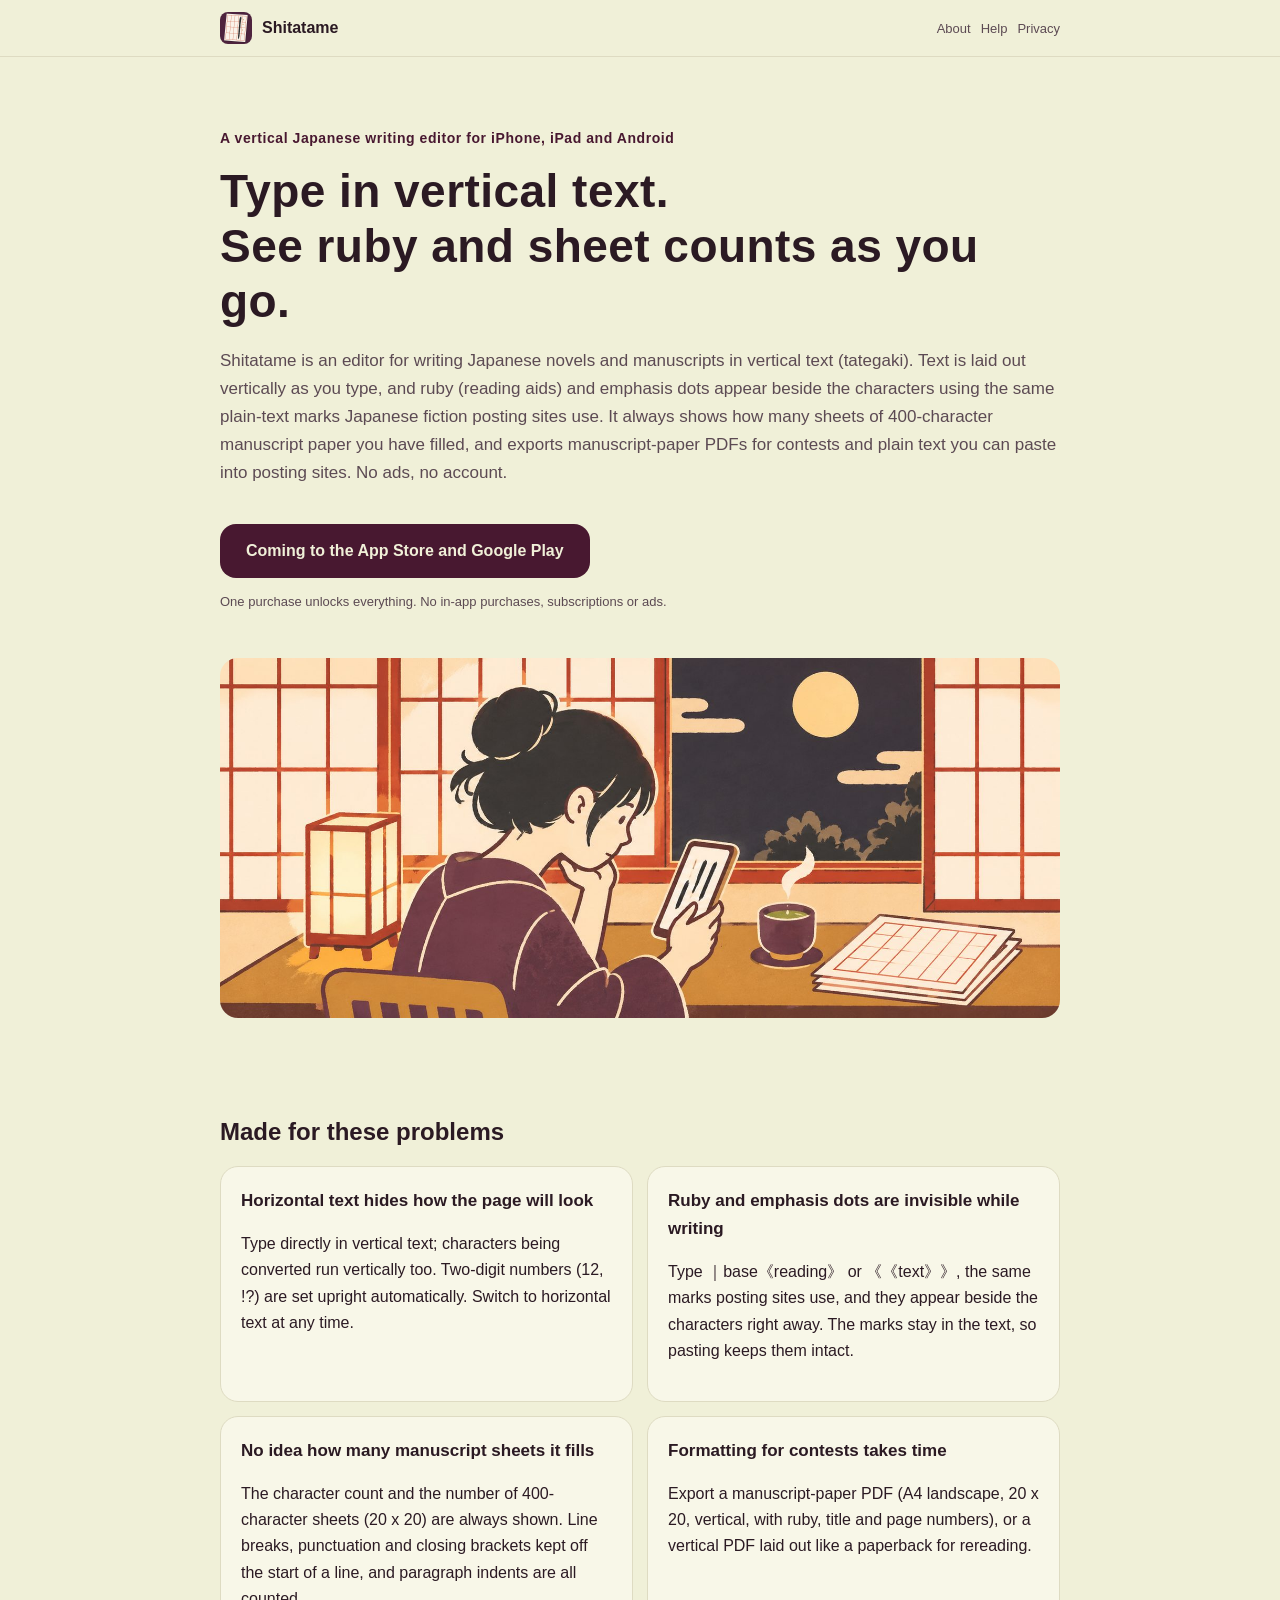
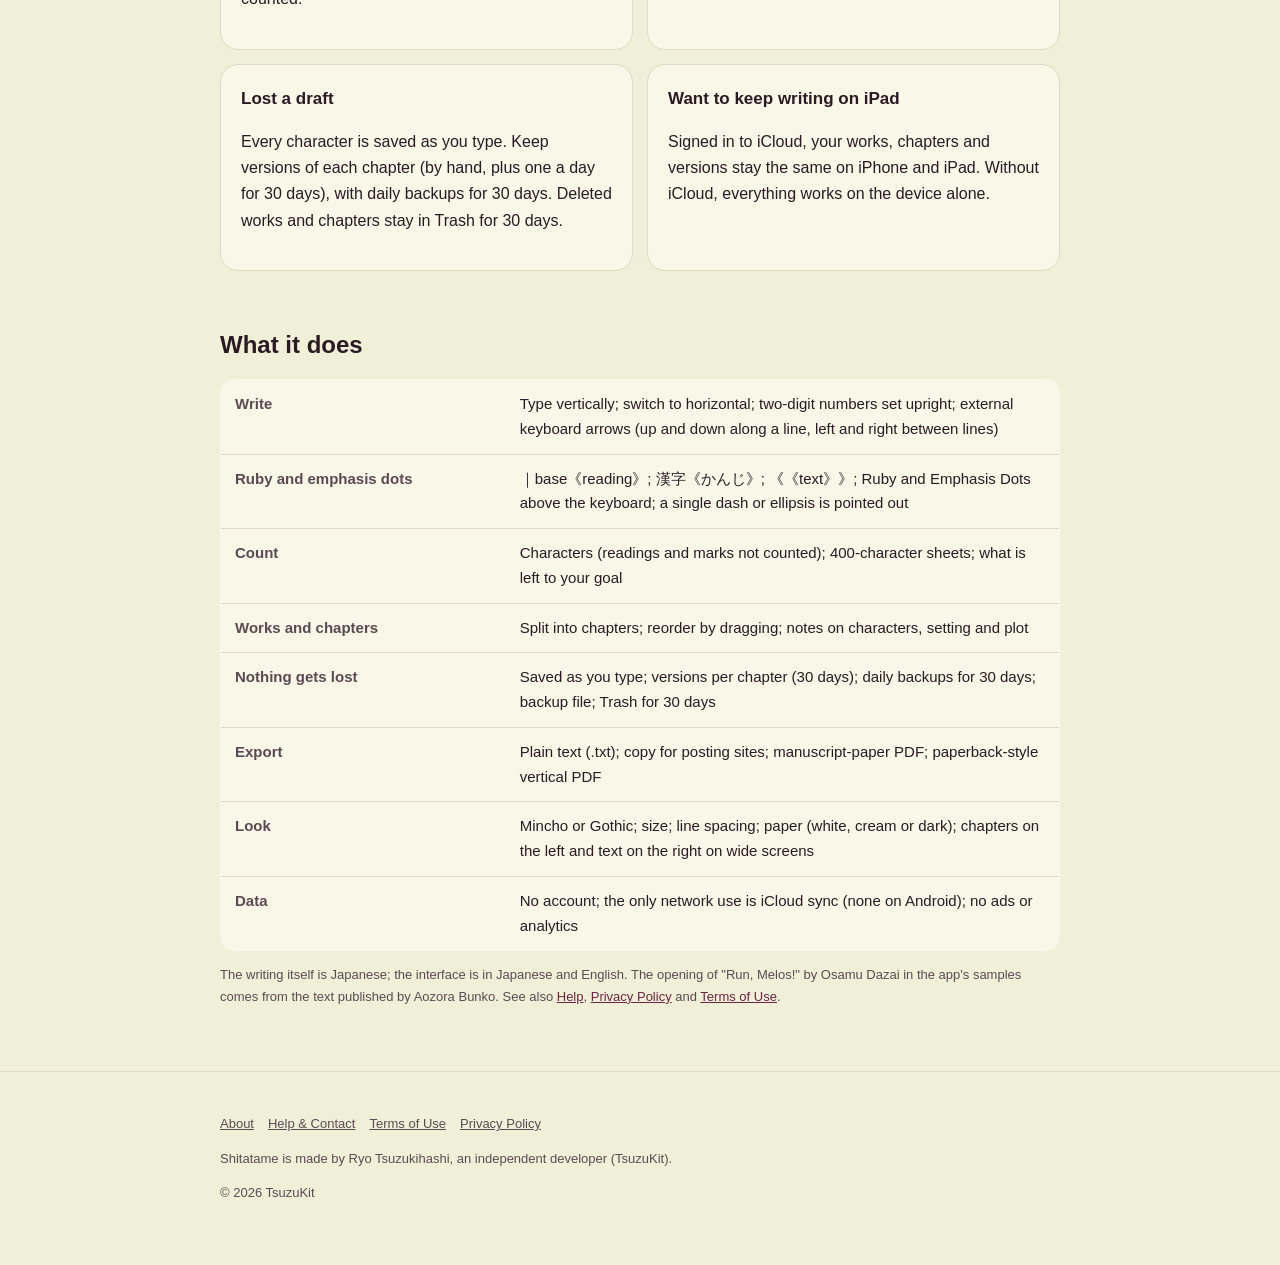
<file: index.html>
<!DOCTYPE html>
<html lang="ja" data-title-ja="したため｜縦書き小説エディタ・原稿用紙" data-title-en="Shitatame | Write Japanese novels in vertical text">
<head>
<meta charset="UTF-8">
<meta name="viewport" content="width=device-width, initial-scale=1">
<script>(function(){var l=navigator.languages&&navigator.languages.length?navigator.languages:[navigator.language||"ja"],p="en";for(var i=0;i<l.length;i++){var c=String(l[i]).toLowerCase();if(c.indexOf("ja")===0){p="ja";break}if(c.indexOf("en")===0){p="en";break}}var d=document.documentElement;d.lang=p;var t=d.getAttribute("data-title-"+p);if(t){document.title=t}})();</script>
<title>したため｜縦書き小説エディタ・原稿用紙</title>
<meta name="description" content="縦書きのまま小説・原稿を書くエディタ。ルビ・傍点がその場で字の横に乗り、400字詰めで何枚かがいつも分かる。原稿用紙のPDFと投稿サイト用のテキストで書き出せる。広告なし・アカウントなしの買い切り。 / Write Japanese novels in vertical text, with ruby and emphasis dots beside the characters as you type. See how many 400-character manuscript sheets you have filled, and export manuscript-paper PDFs and text for posting sites. No ads, no account.">
<meta property="og:title" content="したため｜縦書き小説エディタ・原稿用紙">
<meta property="og:description" content="縦書きのまま小説・原稿を書くエディタ。ルビ・傍点がその場で字の横に乗り、400字詰めで何枚かがいつも分かる。原稿用紙のPDFと投稿サイト用のテキストで書き出せる。広告なし・アカウントなしの買い切り。">
<meta property="og:type" content="website">
<meta property="og:url" content="https://shitatame.tsuzukit.com/">
<meta property="og:image" content="https://shitatame.tsuzukit.com/assets/og.jpg">
<link rel="icon" href="assets/icon.png">
<link rel="apple-touch-icon" href="assets/icon.png">
<link rel="stylesheet" href="style.css">
</head>
<body>
<div data-l="ja" lang="ja">
<header class="site"><div class="wrap">
<a class="brand" href="./"><img src="assets/icon.png" alt="" width="32" height="32">したため</a>
<nav class="site"><a href="./">紹介</a><a href="support.html">使い方</a><a href="privacy.html">プライバシー</a></nav>
</div></header>
<main class="wrap">
<section class="hero">
<div>
<p class="eyebrow">iPhone・iPad・Android の縦書き小説エディタ</p>
<h1>縦書きのまま打つ。<br>ルビも枚数も、その場で見える。</h1>
<p class="lead">小説・原稿を縦書きで書くエディタです。打つそばから縦に組み、ルビ・傍点も投稿サイトと同じ書き方のまま、その場で字の横に乗ります。いつでも400字詰めの原稿用紙で何枚かが分かり、公募用の原稿用紙の PDF と、投稿サイトにそのまま貼れるテキストで書き出せます。広告もアカウントもありません。</p>
<a class="cta" href="#store" id="store">App Store・Google Play で配信予定</a>
<p class="note">買い切りで全部の機能が使えます。アプリ内課金・サブスクリプション・広告はありません。</p>
</div>
<img src="assets/hero.jpg" alt="月の見える和室で、縦書きの原稿をスマートフォンで書いている人と、机の上の原稿用紙のイラスト" width="1600" height="686">
</section>

<h2>こんな困りごとのために</h2>
<div class="grid two">
<div class="card"><h3>横書きだと、縦の原稿の見え方が分からない</h3><p>縦書きのまま打てます。変換中の字も縦に並び、2けたの数字（12・!?）は自動で縦中横になります。横書きにも切りかえられます。</p></div>
<div class="card"><h3>ルビや傍点が、書いているときに見えない</h3><p>「｜親字《るび》」「《《傍点》》」と投稿サイトと同じ書き方で打つと、その場で字の横に乗ります。記号のままなので、貼っても崩れません。</p></div>
<div class="card"><h3>原稿用紙で何枚になるか分からない</h3><p>本文の字数と、400字詰め（20字×20行）で何枚かを、いつも下に出します。改行・行頭の句読点や閉じ括弧の追い込み・段落の字下げまで数えます。</p></div>
<div class="card"><h3>公募に出す形に整えるのが手間</h3><p>原稿用紙の PDF（A4 横・20字×20行・縦書き・ルビつき・作品名と通し番号）で書き出せます。読み返し用に、文庫のような縦組みの PDF も作れます。</p></div>
<div class="card"><h3>書いた原稿が消えた</h3><p>1字ごとに保存します。章ごとに版を残せて（手で残す＋1日1回自動・30日）、毎日の控えも30日ぶん。消した作品と章はゴミ箱に30日あります。</p></div>
<div class="card"><h3>iPhone と iPad で続きを書きたい</h3><p>iCloud に入っていれば、作品・章・版を iPhone と iPad で同じにします。iCloud に入っていなくても、端末の中だけで使えます。</p></div>
</div>

<h2>できること</h2>
<table>
<tr><th>書く</th><td>縦書きのまま入力・横書きへの切りかえ・2けたの数字は縦中横・外付けキーボードの矢印（上下で字の前後・左右で行の前後）</td></tr>
<tr><th>ルビ・傍点</th><td>｜親字《るび》・漢字《かんじ》・《《傍点》》・キーボードの上の［ルビ］［傍点］・1つだけのダッシュと三点リーダを知らせる</td></tr>
<tr><th>数える</th><td>本文の字数（ルビの読みと記号は数えない）・400字詰めの枚数・目標の字数までの残り</td></tr>
<tr><th>作品と章</th><td>章に分けて書く・ドラッグで並べかえ・登場人物・設定・プロットのメモ</td></tr>
<tr><th>消えない</th><td>1字ごとに保存・章ごとの版（30日）・毎日の控え 30日・控えのファイル・ゴミ箱 30日</td></tr>
<tr><th>書き出し</th><td>テキスト（.txt）・投稿サイト用にコピー・原稿用紙の PDF・文庫のような縦組みの PDF</td></tr>
<tr><th>見た目</th><td>書体（明朝・ゴシック）・字の大きさ・行間・地の色（白・生成り・暗い）・広い画面では左に章の一覧・右に本文</td></tr>
<tr><th>データ</th><td>アカウントなし・通信は iCloud の同期だけ（Android 版は通信なし）・広告と解析なし</td></tr>
</table>
<p class="note">アプリに入っている見本の作品のうち「走れメロス」（太宰治）の冒頭は、青空文庫のテキストから収めたものです。<a href="support.html">使い方</a>・<a href="privacy.html">プライバシーポリシー</a>・<a href="terms.html">利用規約</a>もご覧ください。</p>
</main>
<footer class="site"><div class="wrap">
<p><a href="./">紹介</a><a href="support.html">使い方とお問い合わせ</a><a href="terms.html">利用規約</a><a href="privacy.html">プライバシーポリシー</a></p>
<p>したためは、個人開発者の續橋涼（TsuzuKit）が作っているアプリです。</p>
<p>© 2026 TsuzuKit</p>
</div></footer>
</div>
<div data-l="en" lang="en">
<header class="site"><div class="wrap">
<a class="brand" href="./"><img src="assets/icon.png" alt="" width="32" height="32">Shitatame</a>
<nav class="site"><a href="./">About</a><a href="support.html">Help</a><a href="privacy.html">Privacy</a></nav>
</div></header>
<main class="wrap">
<section class="hero">
<div>
<p class="eyebrow">A vertical Japanese writing editor for iPhone, iPad and Android</p>
<h1>Type in vertical text.<br>See ruby and sheet counts as you go.</h1>
<p class="lead">Shitatame is an editor for writing Japanese novels and manuscripts in vertical text (tategaki). Text is laid out vertically as you type, and ruby (reading aids) and emphasis dots appear beside the characters using the same plain-text marks Japanese fiction posting sites use. It always shows how many sheets of 400-character manuscript paper you have filled, and exports manuscript-paper PDFs for contests and plain text you can paste into posting sites. No ads, no account.</p>
<a class="cta" href="#store" id="store">Coming to the App Store and Google Play</a>
<p class="note">One purchase unlocks everything. No in-app purchases, subscriptions or ads.</p>
</div>
<img src="assets/hero.jpg" alt="Illustration of a person writing a vertical manuscript on a phone in a Japanese room with the moon outside, manuscript paper on the desk" width="1600" height="686">
</section>

<h2>Made for these problems</h2>
<div class="grid two">
<div class="card"><h3>Horizontal text hides how the page will look</h3><p>Type directly in vertical text; characters being converted run vertically too. Two-digit numbers (12, !?) are set upright automatically. Switch to horizontal text at any time.</p></div>
<div class="card"><h3>Ruby and emphasis dots are invisible while writing</h3><p>Type ｜base《reading》 or 《《text》》, the same marks posting sites use, and they appear beside the characters right away. The marks stay in the text, so pasting keeps them intact.</p></div>
<div class="card"><h3>No idea how many manuscript sheets it fills</h3><p>The character count and the number of 400-character sheets (20 x 20) are always shown. Line breaks, punctuation and closing brackets kept off the start of a line, and paragraph indents are all counted.</p></div>
<div class="card"><h3>Formatting for contests takes time</h3><p>Export a manuscript-paper PDF (A4 landscape, 20 x 20, vertical, with ruby, title and page numbers), or a vertical PDF laid out like a paperback for rereading.</p></div>
<div class="card"><h3>Lost a draft</h3><p>Every character is saved as you type. Keep versions of each chapter (by hand, plus one a day for 30 days), with daily backups for 30 days. Deleted works and chapters stay in Trash for 30 days.</p></div>
<div class="card"><h3>Want to keep writing on iPad</h3><p>Signed in to iCloud, your works, chapters and versions stay the same on iPhone and iPad. Without iCloud, everything works on the device alone.</p></div>
</div>

<h2>What it does</h2>
<table>
<tr><th>Write</th><td>Type vertically; switch to horizontal; two-digit numbers set upright; external keyboard arrows (up and down along a line, left and right between lines)</td></tr>
<tr><th>Ruby and emphasis dots</th><td>｜base《reading》; 漢字《かんじ》; 《《text》》; Ruby and Emphasis Dots above the keyboard; a single dash or ellipsis is pointed out</td></tr>
<tr><th>Count</th><td>Characters (readings and marks not counted); 400-character sheets; what is left to your goal</td></tr>
<tr><th>Works and chapters</th><td>Split into chapters; reorder by dragging; notes on characters, setting and plot</td></tr>
<tr><th>Nothing gets lost</th><td>Saved as you type; versions per chapter (30 days); daily backups for 30 days; backup file; Trash for 30 days</td></tr>
<tr><th>Export</th><td>Plain text (.txt); copy for posting sites; manuscript-paper PDF; paperback-style vertical PDF</td></tr>
<tr><th>Look</th><td>Mincho or Gothic; size; line spacing; paper (white, cream or dark); chapters on the left and text on the right on wide screens</td></tr>
<tr><th>Data</th><td>No account; the only network use is iCloud sync (none on Android); no ads or analytics</td></tr>
</table>
<p class="note">The writing itself is Japanese; the interface is in Japanese and English. The opening of "Run, Melos!" by Osamu Dazai in the app's samples comes from the text published by Aozora Bunko. See also <a href="support.html">Help</a>, <a href="privacy.html">Privacy Policy</a> and <a href="terms.html">Terms of Use</a>.</p>
</main>
<footer class="site"><div class="wrap">
<p><a href="./">About</a><a href="support.html">Help & Contact</a><a href="terms.html">Terms of Use</a><a href="privacy.html">Privacy Policy</a></p>
<p>Shitatame is made by Ryo Tsuzukihashi, an independent developer (TsuzuKit).</p>
<p>© 2026 TsuzuKit</p>
</div></footer>
</div>
</body>
</html>
</file>
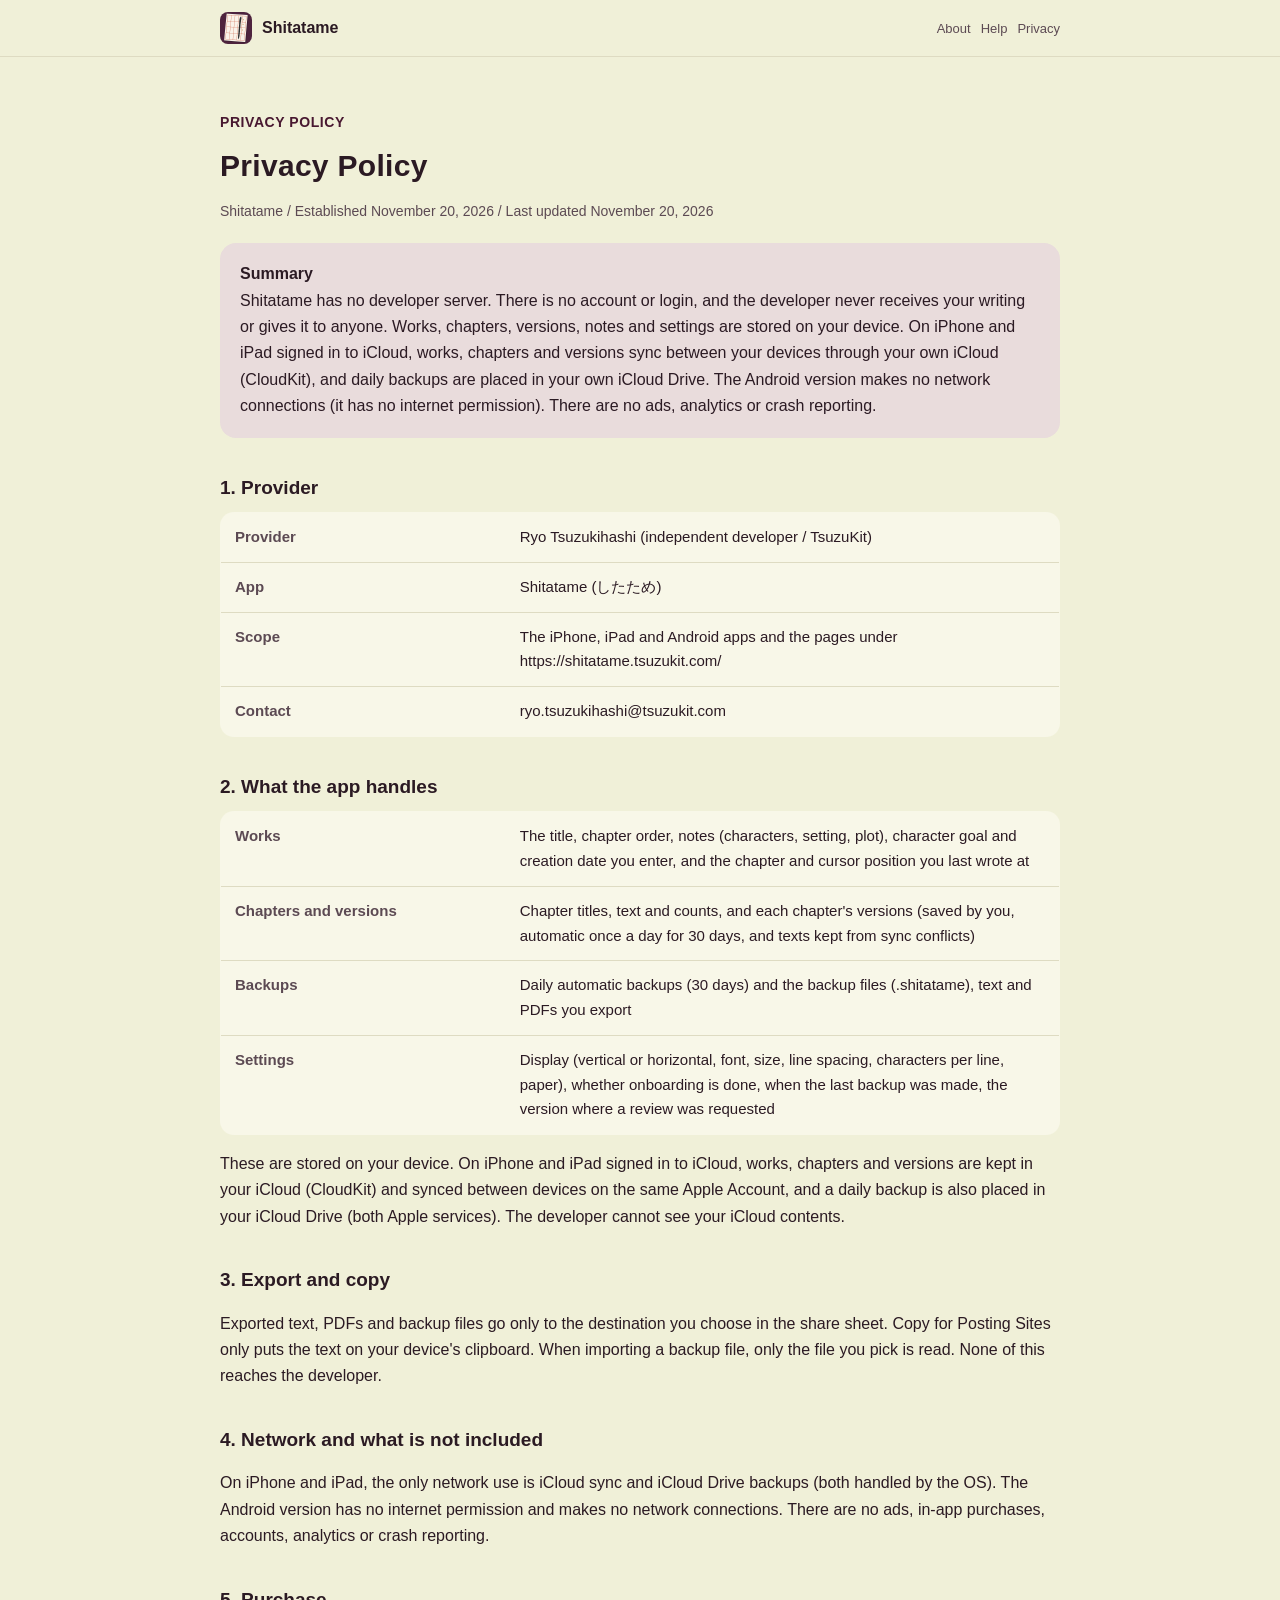
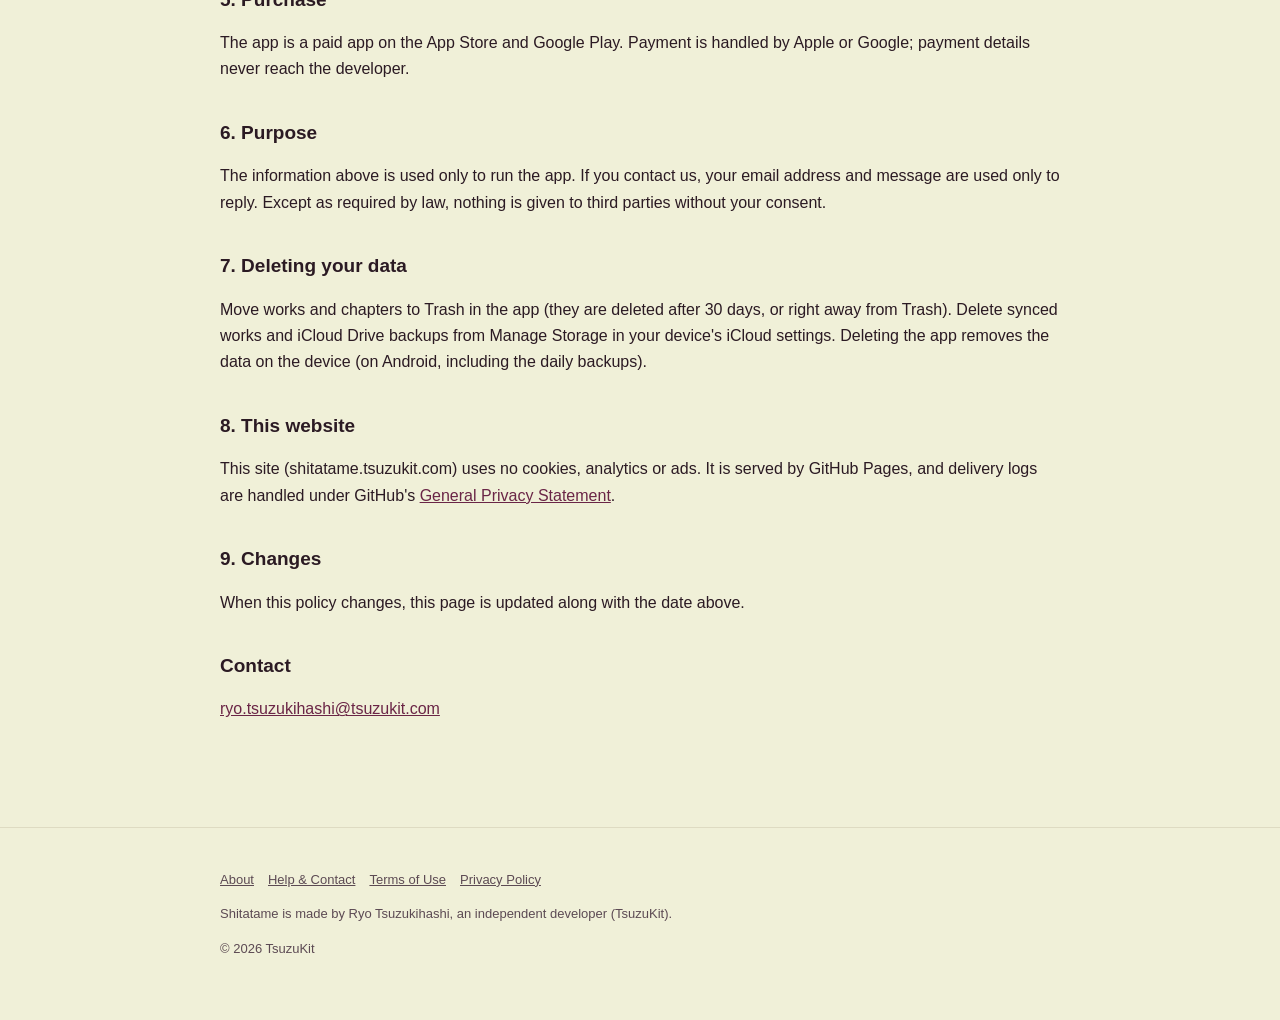
<file: privacy.html>
<!DOCTYPE html>
<html lang="ja" data-title-ja="プライバシーポリシー - したため" data-title-en="Privacy Policy - Shitatame">
<head>
<meta charset="UTF-8">
<meta name="viewport" content="width=device-width, initial-scale=1">
<script>(function(){var l=navigator.languages&&navigator.languages.length?navigator.languages:[navigator.language||"ja"],p="en";for(var i=0;i<l.length;i++){var c=String(l[i]).toLowerCase();if(c.indexOf("ja")===0){p="ja";break}if(c.indexOf("en")===0){p="en";break}}var d=document.documentElement;d.lang=p;var t=d.getAttribute("data-title-"+p);if(t){document.title=t}})();</script>
<title>プライバシーポリシー - したため</title>
<meta name="description" content="したためのプライバシーポリシー。開発者は個人情報を集めません。作品は端末の中と、iPhone・iPad ではあなたの iCloud の中だけに保存します。Android 版は通信しません。 / Privacy Policy for Shitatame. The developer collects no personal information. Your writing stays on your device and, on iPhone and iPad, in your own iCloud. The Android version makes no network connections.">
<meta property="og:title" content="プライバシーポリシー - したため">
<meta property="og:description" content="したためのプライバシーポリシー。開発者は個人情報を集めません。作品は端末の中と、iPhone・iPad ではあなたの iCloud の中だけに保存します。Android 版は通信しません。">
<meta property="og:type" content="website">
<meta property="og:url" content="https://shitatame.tsuzukit.com/privacy.html">
<meta property="og:image" content="https://shitatame.tsuzukit.com/assets/og.jpg">
<link rel="icon" href="assets/icon.png">
<link rel="apple-touch-icon" href="assets/icon.png">
<link rel="stylesheet" href="style.css">
</head>
<body>
<div data-l="ja" lang="ja">
<header class="site"><div class="wrap">
<a class="brand" href="./"><img src="assets/icon.png" alt="" width="32" height="32">したため</a>
<nav class="site"><a href="./">紹介</a><a href="support.html">使い方</a><a href="privacy.html">プライバシー</a></nav>
</div></header>
<main class="wrap">
<article class="doc">
<p class="eyebrow">PRIVACY POLICY</p>
<h1>プライバシーポリシー</h1>
<p class="meta">したため／制定日 2026年11月20日／改定日 2026年11月20日</p>
<div class="summary"><strong>このポリシーの要旨</strong><br>したためは、開発者のサーバーを持たないアプリです。アカウント登録やログインはなく、開発者があなたの作品を受け取ることはありません。第三者に渡すこともありません。作品・章・版・メモ・設定は、端末の中に保存します。iCloud に入っている iPhone・iPad では、作品・章・版をあなたの iCloud（CloudKit）で端末どうし同期し、毎日の控えをあなたの iCloud Drive に置きます。Android 版は通信をしません（インターネットの権限を持ちません）。広告、分析ツール、クラッシュを報告する仕組みは入れていません。</div>
<h2>1. 提供者</h2>
<table>
<tr><th>提供者</th><td>續橋涼（個人開発者 / TsuzuKit）</td></tr>
<tr><th>アプリ名</th><td>したため（英語名 Shitatame）</td></tr>
<tr><th>対象</th><td>iPhone・iPad・Android 向けアプリと、このページを含む https://shitatame.tsuzukit.com/ 配下のページ</td></tr>
<tr><th>連絡先</th><td>ryo.tsuzukihashi@tsuzukit.com</td></tr>
</table>
<h2>2. アプリが扱うもの</h2>
<table>
<tr><th>作品</th><td>あなたが入れた題・章の並び・メモ（登場人物・設定・プロット）・目標の字数・作った日・最後に書いた章とカーソルの位置</td></tr>
<tr><th>章と版</th><td>章の題・本文・字数と、章ごとの版（手で残したもの・1日1回の自動のもの〈30日〉・同期でぶつかったときの本文）</td></tr>
<tr><th>控え</th><td>毎日の自動の控え（30日）と、あなたが書き出した控えのファイル（.shitatame）・テキスト・PDF</td></tr>
<tr><th>アプリの設定</th><td>表示（縦と横・書体・字の大きさ・行間・1行の字数・地の色）・案内を終えたかどうか・最後に控えを作った日時・レビューのお願いを出した版</td></tr>
</table>
<p>これらは端末の中に保存します。iCloud に入っている iPhone・iPad では、作品・章・版をあなたの iCloud（CloudKit）に置いて同じ Apple アカウントの端末どうしで同期し、毎日の控えをあなたの iCloud Drive にも置きます（どちらも Apple のサービス）。開発者は、あなたの iCloud の中身を見ることはできません。</p>
<h2>3. 書き出しとコピー</h2>
<p>書き出したテキスト・PDF・控えのファイルは、あなたが共有シートで選んだ送り先にだけ渡ります。［投稿サイト用にコピー］は、本文を端末のクリップボードに入れるだけです。控えのファイルを読みこむときは、あなたが選んだファイルだけを読みます。どれも、開発者には届きません。</p>
<h2>4. 通信と、入れていないもの</h2>
<p>iPhone・iPad 版の通信は、iCloud の同期と iCloud Drive の控えだけです（どちらも OS が扱います）。Android 版はインターネットの権限を持たず、通信をしません。広告・アプリ内課金・アカウント登録・分析ツール・クラッシュの報告は入れていません。</p>
<h2>5. 購入</h2>
<p>本アプリは App Store と Google Play の有料アプリです。お支払いは Apple・Google が処理し、支払いの情報は開発者には届きません。</p>
<h2>6. 情報を使う目的</h2>
<p>上のものは、アプリを動かすためだけに使います。お問い合わせをいただいたときは、メールアドレスと内容をお返事のためだけに使います。法令にもとづく場合を除き、本人の同意なく第三者に渡すことはありません。</p>
<h2>7. 消したいとき</h2>
<p>作品と章は、アプリの中でゴミ箱に入れられます（30日で消え、ゴミ箱からすぐ消すこともできます）。iCloud に同期した作品と iCloud Drive の控えは、端末の設定の iCloud の「ストレージを管理」から消せます。アプリを消すと、端末の中のデータ（Android では毎日の控えも）は消えます。</p>
<h2>8. このウェブサイトについて</h2>
<p>このサイト（shitatame.tsuzukit.com）は、Cookie も、アクセスを計測する仕組みも、広告も使っていません。サイトは GitHub Pages で配信しており、配信の記録は GitHub の <a href="https://docs.github.com/ja/site-policy/privacy-policies/github-general-privacy-statement">プライバシーについての声明</a> に沿って扱われます。</p>
<h2>9. 改定</h2>
<p>このポリシーを変えるときは、このページを書きかえ、上の改定日を新しくします。</p>
<h2>お問い合わせ</h2>
<p><a href="mailto:ryo.tsuzukihashi@tsuzukit.com">ryo.tsuzukihashi@tsuzukit.com</a></p>
</article>
</main>
<footer class="site"><div class="wrap">
<p><a href="./">紹介</a><a href="support.html">使い方とお問い合わせ</a><a href="terms.html">利用規約</a><a href="privacy.html">プライバシーポリシー</a></p>
<p>したためは、個人開発者の續橋涼（TsuzuKit）が作っているアプリです。</p>
<p>© 2026 TsuzuKit</p>
</div></footer>
</div>
<div data-l="en" lang="en">
<header class="site"><div class="wrap">
<a class="brand" href="./"><img src="assets/icon.png" alt="" width="32" height="32">Shitatame</a>
<nav class="site"><a href="./">About</a><a href="support.html">Help</a><a href="privacy.html">Privacy</a></nav>
</div></header>
<main class="wrap">
<article class="doc">
<p class="eyebrow">PRIVACY POLICY</p>
<h1>Privacy Policy</h1>
<p class="meta">Shitatame / Established November 20, 2026 / Last updated November 20, 2026</p>
<div class="summary"><strong>Summary</strong><br>Shitatame has no developer server. There is no account or login, and the developer never receives your writing or gives it to anyone. Works, chapters, versions, notes and settings are stored on your device. On iPhone and iPad signed in to iCloud, works, chapters and versions sync between your devices through your own iCloud (CloudKit), and daily backups are placed in your own iCloud Drive. The Android version makes no network connections (it has no internet permission). There are no ads, analytics or crash reporting.</div>
<h2>1. Provider</h2>
<table>
<tr><th>Provider</th><td>Ryo Tsuzukihashi (independent developer / TsuzuKit)</td></tr>
<tr><th>App</th><td>Shitatame (したため)</td></tr>
<tr><th>Scope</th><td>The iPhone, iPad and Android apps and the pages under https://shitatame.tsuzukit.com/</td></tr>
<tr><th>Contact</th><td>ryo.tsuzukihashi@tsuzukit.com</td></tr>
</table>
<h2>2. What the app handles</h2>
<table>
<tr><th>Works</th><td>The title, chapter order, notes (characters, setting, plot), character goal and creation date you enter, and the chapter and cursor position you last wrote at</td></tr>
<tr><th>Chapters and versions</th><td>Chapter titles, text and counts, and each chapter's versions (saved by you, automatic once a day for 30 days, and texts kept from sync conflicts)</td></tr>
<tr><th>Backups</th><td>Daily automatic backups (30 days) and the backup files (.shitatame), text and PDFs you export</td></tr>
<tr><th>Settings</th><td>Display (vertical or horizontal, font, size, line spacing, characters per line, paper), whether onboarding is done, when the last backup was made, the version where a review was requested</td></tr>
</table>
<p>These are stored on your device. On iPhone and iPad signed in to iCloud, works, chapters and versions are kept in your iCloud (CloudKit) and synced between devices on the same Apple Account, and a daily backup is also placed in your iCloud Drive (both Apple services). The developer cannot see your iCloud contents.</p>
<h2>3. Export and copy</h2>
<p>Exported text, PDFs and backup files go only to the destination you choose in the share sheet. Copy for Posting Sites only puts the text on your device's clipboard. When importing a backup file, only the file you pick is read. None of this reaches the developer.</p>
<h2>4. Network and what is not included</h2>
<p>On iPhone and iPad, the only network use is iCloud sync and iCloud Drive backups (both handled by the OS). The Android version has no internet permission and makes no network connections. There are no ads, in-app purchases, accounts, analytics or crash reporting.</p>
<h2>5. Purchase</h2>
<p>The app is a paid app on the App Store and Google Play. Payment is handled by Apple or Google; payment details never reach the developer.</p>
<h2>6. Purpose</h2>
<p>The information above is used only to run the app. If you contact us, your email address and message are used only to reply. Except as required by law, nothing is given to third parties without your consent.</p>
<h2>7. Deleting your data</h2>
<p>Move works and chapters to Trash in the app (they are deleted after 30 days, or right away from Trash). Delete synced works and iCloud Drive backups from Manage Storage in your device's iCloud settings. Deleting the app removes the data on the device (on Android, including the daily backups).</p>
<h2>8. This website</h2>
<p>This site (shitatame.tsuzukit.com) uses no cookies, analytics or ads. It is served by GitHub Pages, and delivery logs are handled under GitHub's <a href="https://docs.github.com/en/site-policy/privacy-policies/github-general-privacy-statement">General Privacy Statement</a>.</p>
<h2>9. Changes</h2>
<p>When this policy changes, this page is updated along with the date above.</p>
<h2>Contact</h2>
<p><a href="mailto:ryo.tsuzukihashi@tsuzukit.com">ryo.tsuzukihashi@tsuzukit.com</a></p>
</article>
</main>
<footer class="site"><div class="wrap">
<p><a href="./">About</a><a href="support.html">Help & Contact</a><a href="terms.html">Terms of Use</a><a href="privacy.html">Privacy Policy</a></p>
<p>Shitatame is made by Ryo Tsuzukihashi, an independent developer (TsuzuKit).</p>
<p>© 2026 TsuzuKit</p>
</div></footer>
</div>
</body>
</html>
</file>
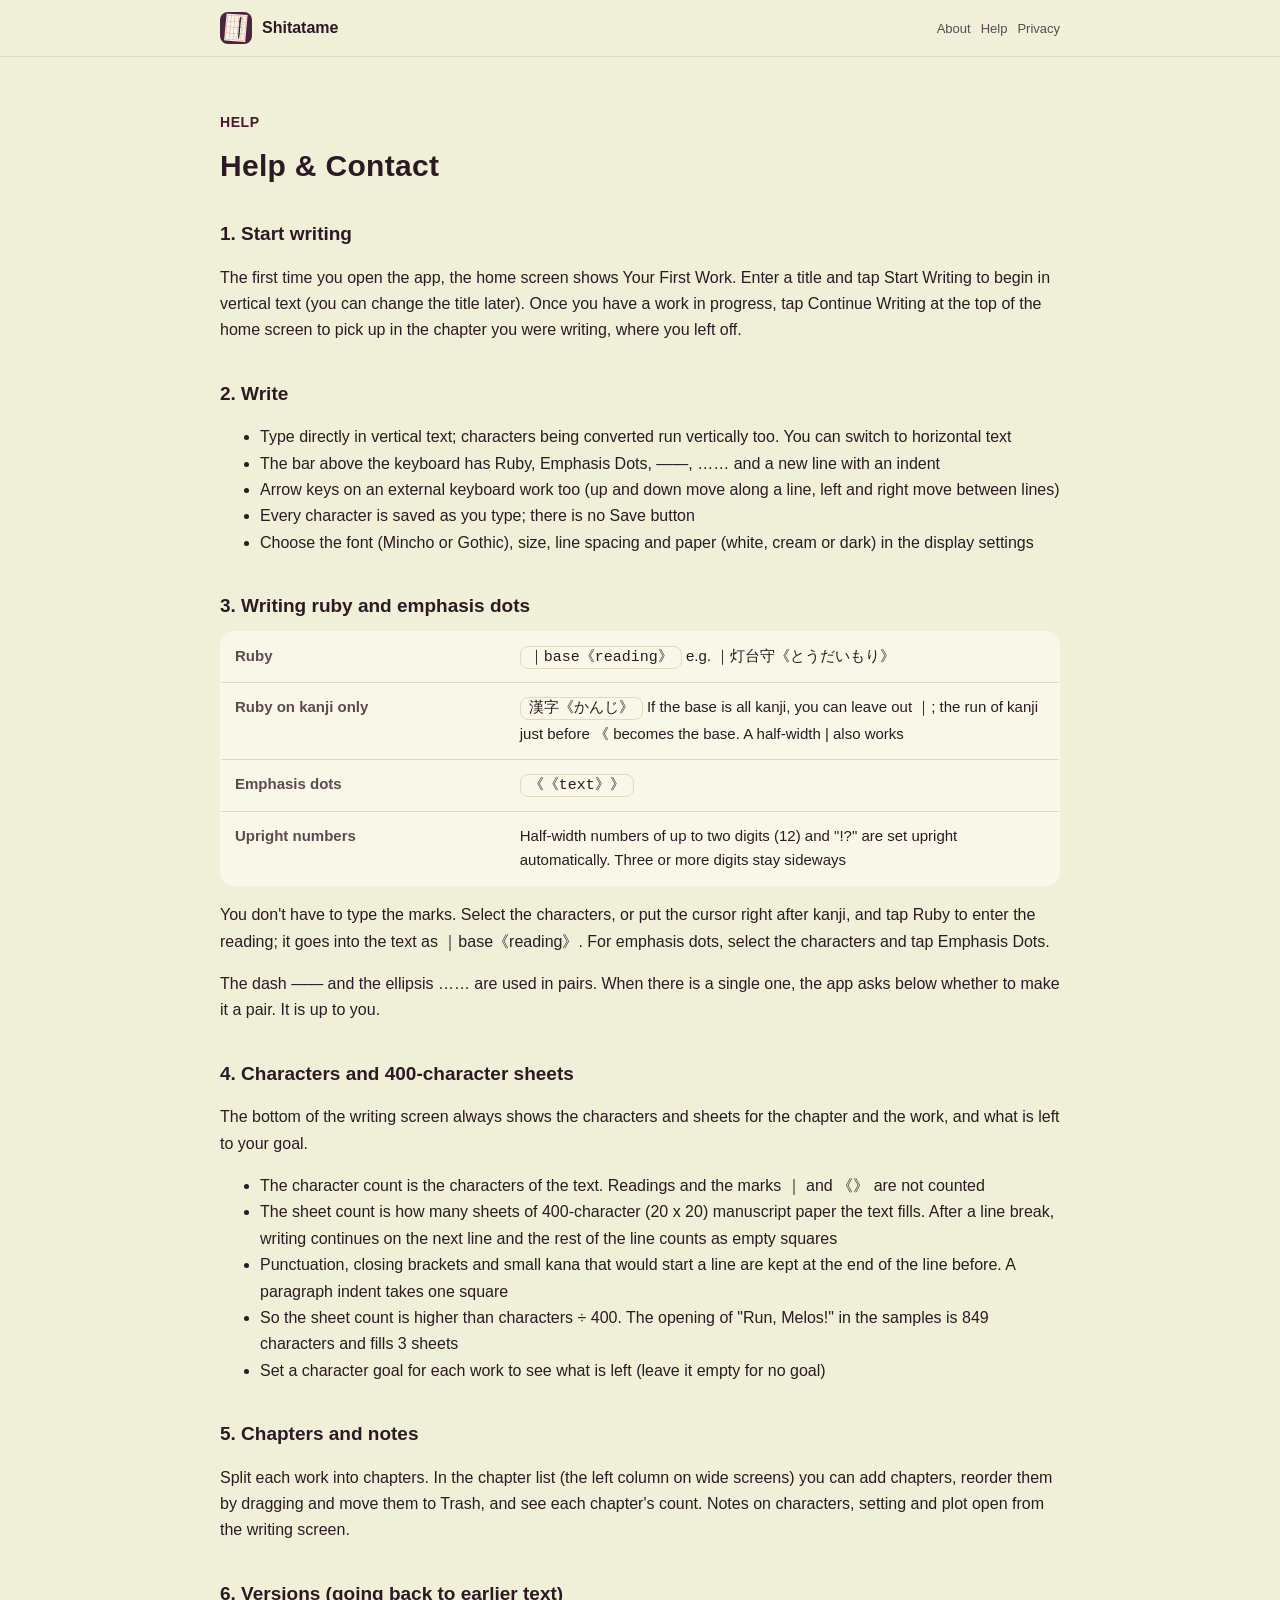
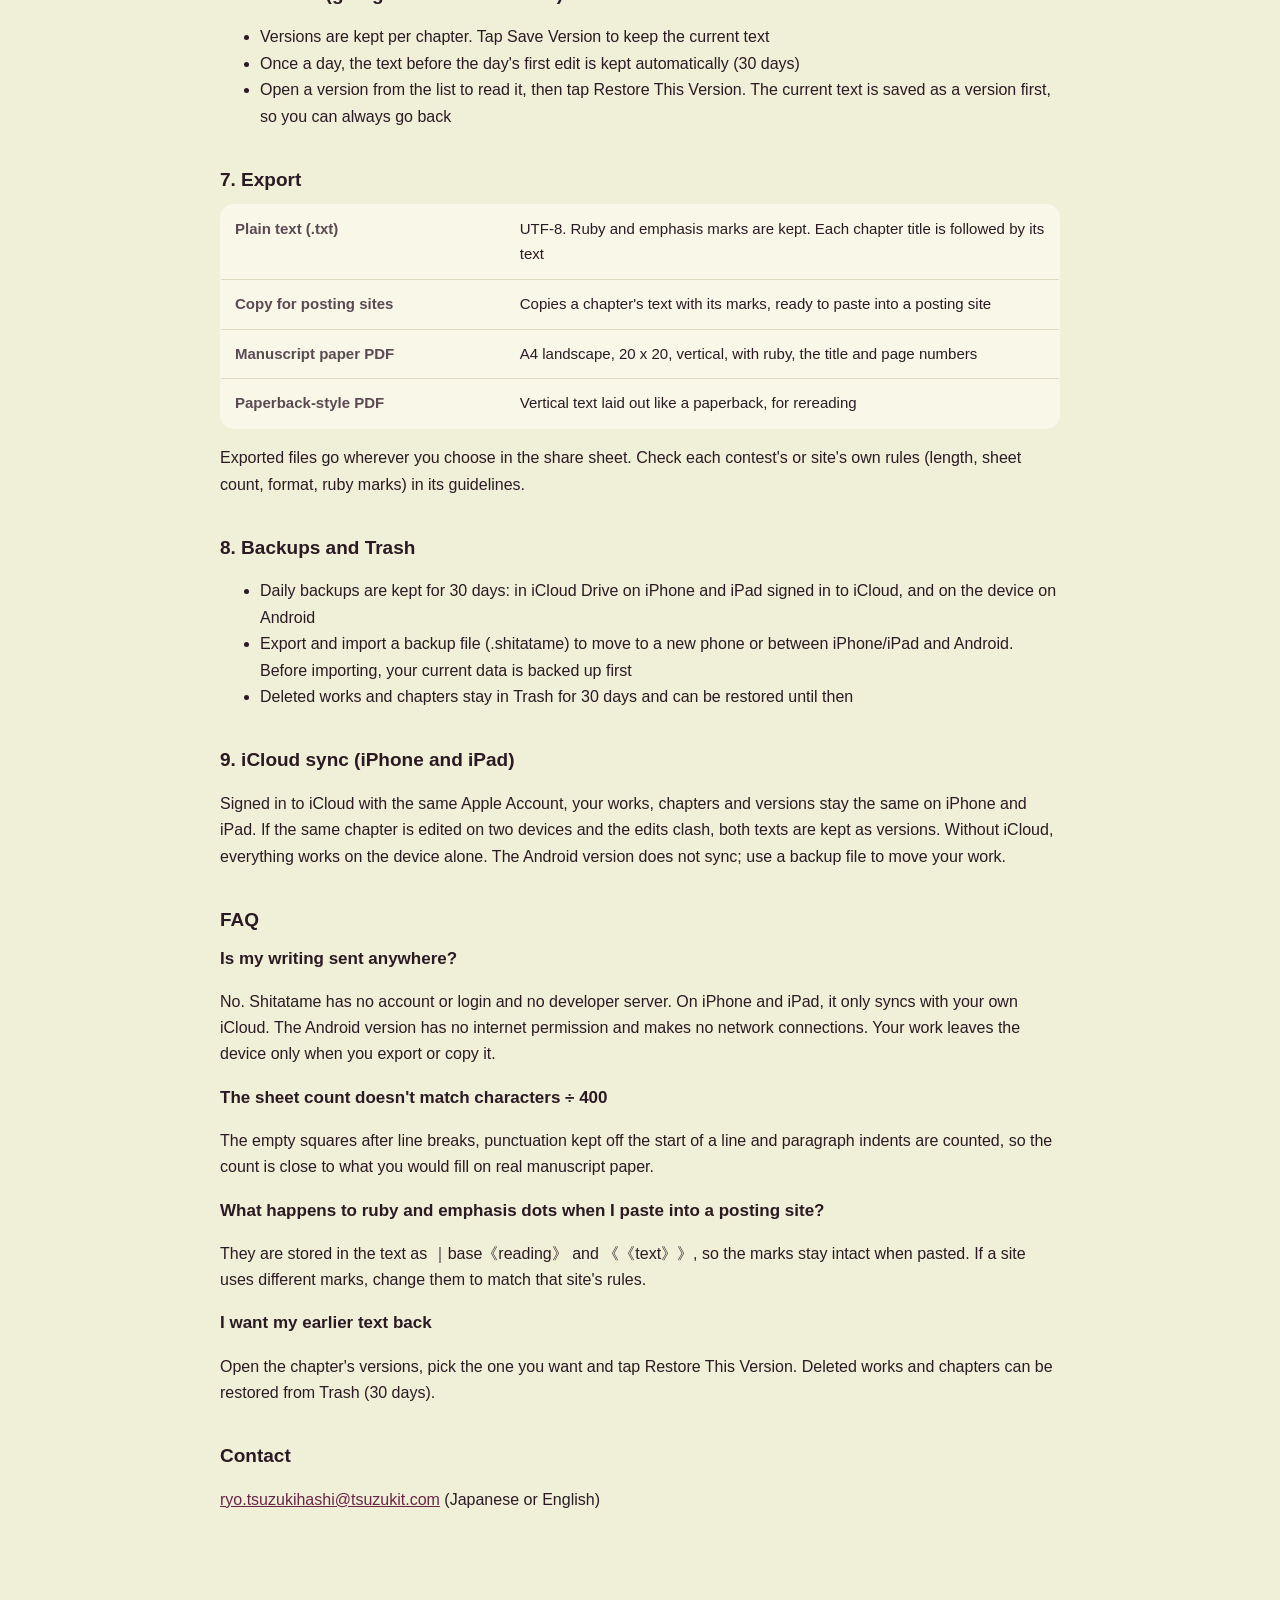
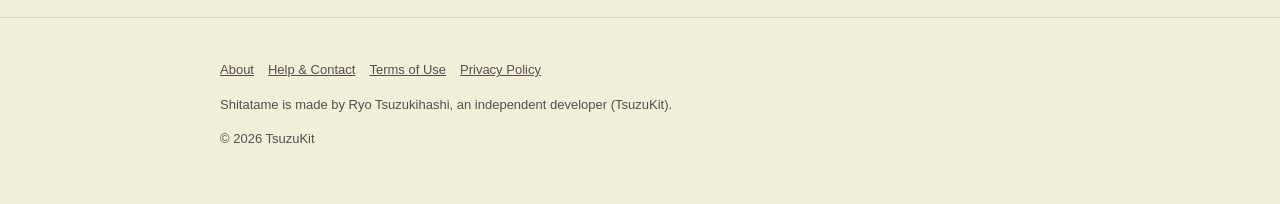
<file: support.html>
<!DOCTYPE html>
<html lang="ja" data-title-ja="使い方とお問い合わせ - したため" data-title-en="Help &amp; Contact - Shitatame">
<head>
<meta charset="UTF-8">
<meta name="viewport" content="width=device-width, initial-scale=1">
<script>(function(){var l=navigator.languages&&navigator.languages.length?navigator.languages:[navigator.language||"ja"],p="en";for(var i=0;i<l.length;i++){var c=String(l[i]).toLowerCase();if(c.indexOf("ja")===0){p="ja";break}if(c.indexOf("en")===0){p="en";break}}var d=document.documentElement;d.lang=p;var t=d.getAttribute("data-title-"+p);if(t){document.title=t}})();</script>
<title>使い方とお問い合わせ - したため</title>
<meta name="description" content="したための使い方（書く・ルビと傍点・400字詰めの枚数・章と版・書き出し・控えとゴミ箱・iCloud の同期）とよくあるご質問、お問い合わせ。 / How to use Shitatame (writing, ruby and emphasis dots, manuscript sheet count, chapters and versions, export, backups and trash, iCloud sync), FAQ and contact.">
<meta property="og:title" content="使い方とお問い合わせ - したため">
<meta property="og:description" content="したための使い方（書く・ルビと傍点・400字詰めの枚数・章と版・書き出し・控えとゴミ箱・iCloud の同期）とよくあるご質問、お問い合わせ。">
<meta property="og:type" content="website">
<meta property="og:url" content="https://shitatame.tsuzukit.com/support.html">
<meta property="og:image" content="https://shitatame.tsuzukit.com/assets/og.jpg">
<link rel="icon" href="assets/icon.png">
<link rel="apple-touch-icon" href="assets/icon.png">
<link rel="stylesheet" href="style.css">
</head>
<body>
<div data-l="ja" lang="ja">
<header class="site"><div class="wrap">
<a class="brand" href="./"><img src="assets/icon.png" alt="" width="32" height="32">したため</a>
<nav class="site"><a href="./">紹介</a><a href="support.html">使い方</a><a href="privacy.html">プライバシー</a></nav>
</div></header>
<main class="wrap">
<article class="doc">
<p class="eyebrow">HELP</p>
<h1>使い方とお問い合わせ</h1>
<h2>1. 書きはじめる</h2>
<p>はじめて開くと、ホームに「最初の作品」の欄が出ます。題を入れて［書きはじめる］を押すと、縦書きで書きはじめられます（題はあとで変えられます）。書きかけの作品があるときは、ホームのいちばん上の［続きを書く］で、最後に書いていた章のカーソルの位置から続けられます。</p>
<h2>2. 書く</h2>
<ul>
<li>縦書きのまま打てます。変換中の字も縦に並びます。横書きにも切りかえられます</li>
<li>キーボードの上の帯に［ルビ］［傍点］［――］［……］［改行して字下げ］があります</li>
<li>外付けキーボードの矢印でも動けます（上下で字の前後・左右で行の前後）</li>
<li>1字ごとに保存します。保存のボタンはありません</li>
<li>書体（明朝・ゴシック）・字の大きさ・行間・地の色（白・生成り・暗い）は、表示の設定で選べます</li>
</ul>
<h2>3. ルビと傍点の書き方</h2>
<table>
<tr><th>ルビ</th><td><span class="qid">｜親字《るび》</span>　例: ｜灯台守《とうだいもり》</td></tr>
<tr><th>漢字だけのルビ</th><td><span class="qid">漢字《かんじ》</span>　親字が漢字だけなら「｜」を省けます。すぐ前の漢字の連なりが親字になります。半角の「|」でも書けます</td></tr>
<tr><th>傍点</th><td><span class="qid">《《傍点》》</span></td></tr>
<tr><th>縦中横</th><td>2けたまでの半角の数字（12）や「!?」は、自動で立てて並べます。3けた以上は横に寝かせたままです</td></tr>
</table>
<p>記号を打たなくても入れられます。ルビを付ける字を選ぶか、漢字のすぐ後ろにカーソルを置いて［ルビ］を押すと、読みを入れる欄が出ます。読みを入れると、本文に ｜親字《読み》 の形で入ります。傍点は、字を選んで［傍点］を押します。</p>
<p>ダッシュ「――」と三点リーダ「……」は、2つで1組です。1つだけのときは、下に「2つでそろえますか」と出ます。そろえるかどうかは、自分で決められます。</p>
<h2>4. 字数と400字詰めの枚数</h2>
<p>書く画面の下に、この章と作品の字数・枚数・目標までの残りがいつも出ます。</p>
<ul>
<li>字数は本文の字の数です。ルビの読みと「｜」「《》」の記号は数えません</li>
<li>枚数は、400字詰め（20字×20行）の原稿用紙に書いたときの枚数です。改行したら次の行から書き、行の残りは空いたマスのまま数えます</li>
<li>行の頭に来る句読点・閉じ括弧・小さい仮名は、前の行の下に追い込みます。段落の頭の字下げは1マスです</li>
<li>そのため、枚数は「字数÷400」より多くなります。たとえば見本の「走れメロス」の冒頭は849字で、3枚です</li>
<li>作品ごとに目標の字数を決めると、残りが出ます（空にすると目標なし）</li>
</ul>
<h2>5. 章とメモ</h2>
<p>作品は章に分けて書けます。章の一覧（広い画面では左の列）で、章を足す・ドラッグで並べかえる・ゴミ箱に入れることができ、章ごとの字数も見られます。登場人物・設定・プロットのメモは、書く画面から開けます。</p>
<h2>6. 版（前の本文に戻す）</h2>
<ul>
<li>版は章ごとに残ります。［版を残す］で、いまの本文を手で残せます</li>
<li>その日はじめて書きかえる前の本文も、1日1回、自動で残ります（30日）</li>
<li>版の一覧から開いて読み、［この版に戻す］で戻せます。戻す前に、いまの本文を版に残してから戻すので、戻したあとでも元に戻せます</li>
</ul>
<h2>7. 書き出す</h2>
<table>
<tr><th>テキスト（.txt）</th><td>UTF-8。ルビ・傍点の記号はそのまま。章の題のあとに本文が続きます</td></tr>
<tr><th>投稿サイト用にコピー</th><td>章の本文を記号のままコピーします。投稿サイトの本文の欄に貼れます</td></tr>
<tr><th>原稿用紙の PDF</th><td>A4 横・20字×20行・縦書き・ルビつき。作品名と通し番号が入ります</td></tr>
<tr><th>文庫のような PDF</th><td>文庫の見た目の縦組み。読み返しに</td></tr>
</table>
<p>書き出したファイルは、共有シートで送り先を選べます。応募や投稿の決まり（字数・枚数・書式・ルビの書き方）は、応募先・投稿先の要項で確かめてください。</p>
<h2>8. 控えとゴミ箱</h2>
<ul>
<li>毎日の控えを30日ぶん残します。iCloud に入っている iPhone・iPad では iCloud Drive に、Android では端末の中に置きます</li>
<li>控えのファイル（.shitatame）を書き出し・読みこみできます。機種変更や、iPhone・iPad と Android のあいだの移し替えに使えます。読みこむ前に、いまのデータを控えに入れてから入れかえます</li>
<li>消した作品と章は、ゴミ箱に30日あります。そのあいだは戻せます</li>
</ul>
<h2>9. iCloud で同期（iPhone・iPad）</h2>
<p>同じ Apple アカウントで iCloud に入っていれば、作品・章・版を iPhone と iPad で同じにします。2台で同じ章を書きかえて同期がぶつかったときは、両方の本文を版に残します。iCloud に入っていなくても、端末の中だけで使えます。Android 版は同期しないので、控えのファイルで移してください。</p>
<h2>よくあるご質問</h2>
<h3>書いた作品は、どこかに送られますか</h3>
<p>送りません。したためは登録もログインもなく、開発者のサーバーもありません。iPhone・iPad は、あなたの iCloud との同期だけを使います。Android 版はインターネットの権限を持たず、通信をしません。作品が端末から出るのは、あなたが書き出しやコピーを選んだときだけです。</p>
<h3>枚数が「字数÷400」と合いません</h3>
<p>改行した行の残りのマス・行頭の追い込み・段落の字下げを数えているためです。原稿用紙に実際に書いたときの枚数に近くなります。</p>
<h3>投稿サイトに貼ると、ルビと傍点はどうなりますか</h3>
<p>本文には ｜親字《るび》・《《傍点》》 の記号のまま入っているので、貼っても記号は崩れません。投稿先によって書き方が違うときは、その投稿先の決まりに合わせて直してください。</p>
<h3>前に書いた文に戻したい</h3>
<p>章の版の一覧から、戻したい版を開いて［この版に戻す］を押してください。作品や章を消してしまったときは、ゴミ箱から戻せます（30日）。</p>
<h2>お問い合わせ</h2>
<p><a href="mailto:ryo.tsuzukihashi@tsuzukit.com">ryo.tsuzukihashi@tsuzukit.com</a>（日本語・英語でお返事します）</p>
</article>
</main>
<footer class="site"><div class="wrap">
<p><a href="./">紹介</a><a href="support.html">使い方とお問い合わせ</a><a href="terms.html">利用規約</a><a href="privacy.html">プライバシーポリシー</a></p>
<p>したためは、個人開発者の續橋涼（TsuzuKit）が作っているアプリです。</p>
<p>© 2026 TsuzuKit</p>
</div></footer>
</div>
<div data-l="en" lang="en">
<header class="site"><div class="wrap">
<a class="brand" href="./"><img src="assets/icon.png" alt="" width="32" height="32">Shitatame</a>
<nav class="site"><a href="./">About</a><a href="support.html">Help</a><a href="privacy.html">Privacy</a></nav>
</div></header>
<main class="wrap">
<article class="doc">
<p class="eyebrow">HELP</p>
<h1>Help &amp; Contact</h1>
<h2>1. Start writing</h2>
<p>The first time you open the app, the home screen shows Your First Work. Enter a title and tap Start Writing to begin in vertical text (you can change the title later). Once you have a work in progress, tap Continue Writing at the top of the home screen to pick up in the chapter you were writing, where you left off.</p>
<h2>2. Write</h2>
<ul>
<li>Type directly in vertical text; characters being converted run vertically too. You can switch to horizontal text</li>
<li>The bar above the keyboard has Ruby, Emphasis Dots, ――, …… and a new line with an indent</li>
<li>Arrow keys on an external keyboard work too (up and down move along a line, left and right move between lines)</li>
<li>Every character is saved as you type; there is no Save button</li>
<li>Choose the font (Mincho or Gothic), size, line spacing and paper (white, cream or dark) in the display settings</li>
</ul>
<h2>3. Writing ruby and emphasis dots</h2>
<table>
<tr><th>Ruby</th><td><span class="qid">｜base《reading》</span>  e.g. ｜灯台守《とうだいもり》</td></tr>
<tr><th>Ruby on kanji only</th><td><span class="qid">漢字《かんじ》</span>  If the base is all kanji, you can leave out ｜; the run of kanji just before 《 becomes the base. A half-width | also works</td></tr>
<tr><th>Emphasis dots</th><td><span class="qid">《《text》》</span></td></tr>
<tr><th>Upright numbers</th><td>Half-width numbers of up to two digits (12) and "!?" are set upright automatically. Three or more digits stay sideways</td></tr>
</table>
<p>You don't have to type the marks. Select the characters, or put the cursor right after kanji, and tap Ruby to enter the reading; it goes into the text as ｜base《reading》. For emphasis dots, select the characters and tap Emphasis Dots.</p>
<p>The dash ―― and the ellipsis …… are used in pairs. When there is a single one, the app asks below whether to make it a pair. It is up to you.</p>
<h2>4. Characters and 400-character sheets</h2>
<p>The bottom of the writing screen always shows the characters and sheets for the chapter and the work, and what is left to your goal.</p>
<ul>
<li>The character count is the characters of the text. Readings and the marks ｜ and 《》 are not counted</li>
<li>The sheet count is how many sheets of 400-character (20 x 20) manuscript paper the text fills. After a line break, writing continues on the next line and the rest of the line counts as empty squares</li>
<li>Punctuation, closing brackets and small kana that would start a line are kept at the end of the line before. A paragraph indent takes one square</li>
<li>So the sheet count is higher than characters ÷ 400. The opening of "Run, Melos!" in the samples is 849 characters and fills 3 sheets</li>
<li>Set a character goal for each work to see what is left (leave it empty for no goal)</li>
</ul>
<h2>5. Chapters and notes</h2>
<p>Split each work into chapters. In the chapter list (the left column on wide screens) you can add chapters, reorder them by dragging and move them to Trash, and see each chapter's count. Notes on characters, setting and plot open from the writing screen.</p>
<h2>6. Versions (going back to earlier text)</h2>
<ul>
<li>Versions are kept per chapter. Tap Save Version to keep the current text</li>
<li>Once a day, the text before the day's first edit is kept automatically (30 days)</li>
<li>Open a version from the list to read it, then tap Restore This Version. The current text is saved as a version first, so you can always go back</li>
</ul>
<h2>7. Export</h2>
<table>
<tr><th>Plain text (.txt)</th><td>UTF-8. Ruby and emphasis marks are kept. Each chapter title is followed by its text</td></tr>
<tr><th>Copy for posting sites</th><td>Copies a chapter's text with its marks, ready to paste into a posting site</td></tr>
<tr><th>Manuscript paper PDF</th><td>A4 landscape, 20 x 20, vertical, with ruby, the title and page numbers</td></tr>
<tr><th>Paperback-style PDF</th><td>Vertical text laid out like a paperback, for rereading</td></tr>
</table>
<p>Exported files go wherever you choose in the share sheet. Check each contest's or site's own rules (length, sheet count, format, ruby marks) in its guidelines.</p>
<h2>8. Backups and Trash</h2>
<ul>
<li>Daily backups are kept for 30 days: in iCloud Drive on iPhone and iPad signed in to iCloud, and on the device on Android</li>
<li>Export and import a backup file (.shitatame) to move to a new phone or between iPhone/iPad and Android. Before importing, your current data is backed up first</li>
<li>Deleted works and chapters stay in Trash for 30 days and can be restored until then</li>
</ul>
<h2>9. iCloud sync (iPhone and iPad)</h2>
<p>Signed in to iCloud with the same Apple Account, your works, chapters and versions stay the same on iPhone and iPad. If the same chapter is edited on two devices and the edits clash, both texts are kept as versions. Without iCloud, everything works on the device alone. The Android version does not sync; use a backup file to move your work.</p>
<h2>FAQ</h2>
<h3>Is my writing sent anywhere?</h3>
<p>No. Shitatame has no account or login and no developer server. On iPhone and iPad, it only syncs with your own iCloud. The Android version has no internet permission and makes no network connections. Your work leaves the device only when you export or copy it.</p>
<h3>The sheet count doesn't match characters ÷ 400</h3>
<p>The empty squares after line breaks, punctuation kept off the start of a line and paragraph indents are counted, so the count is close to what you would fill on real manuscript paper.</p>
<h3>What happens to ruby and emphasis dots when I paste into a posting site?</h3>
<p>They are stored in the text as ｜base《reading》 and 《《text》》, so the marks stay intact when pasted. If a site uses different marks, change them to match that site's rules.</p>
<h3>I want my earlier text back</h3>
<p>Open the chapter's versions, pick the one you want and tap Restore This Version. Deleted works and chapters can be restored from Trash (30 days).</p>
<h2>Contact</h2>
<p><a href="mailto:ryo.tsuzukihashi@tsuzukit.com">ryo.tsuzukihashi@tsuzukit.com</a> (Japanese or English)</p>
</article>
</main>
<footer class="site"><div class="wrap">
<p><a href="./">About</a><a href="support.html">Help & Contact</a><a href="terms.html">Terms of Use</a><a href="privacy.html">Privacy Policy</a></p>
<p>Shitatame is made by Ryo Tsuzukihashi, an independent developer (TsuzuKit).</p>
<p>© 2026 TsuzuKit</p>
</div></footer>
</div>
</body>
</html>
</file>
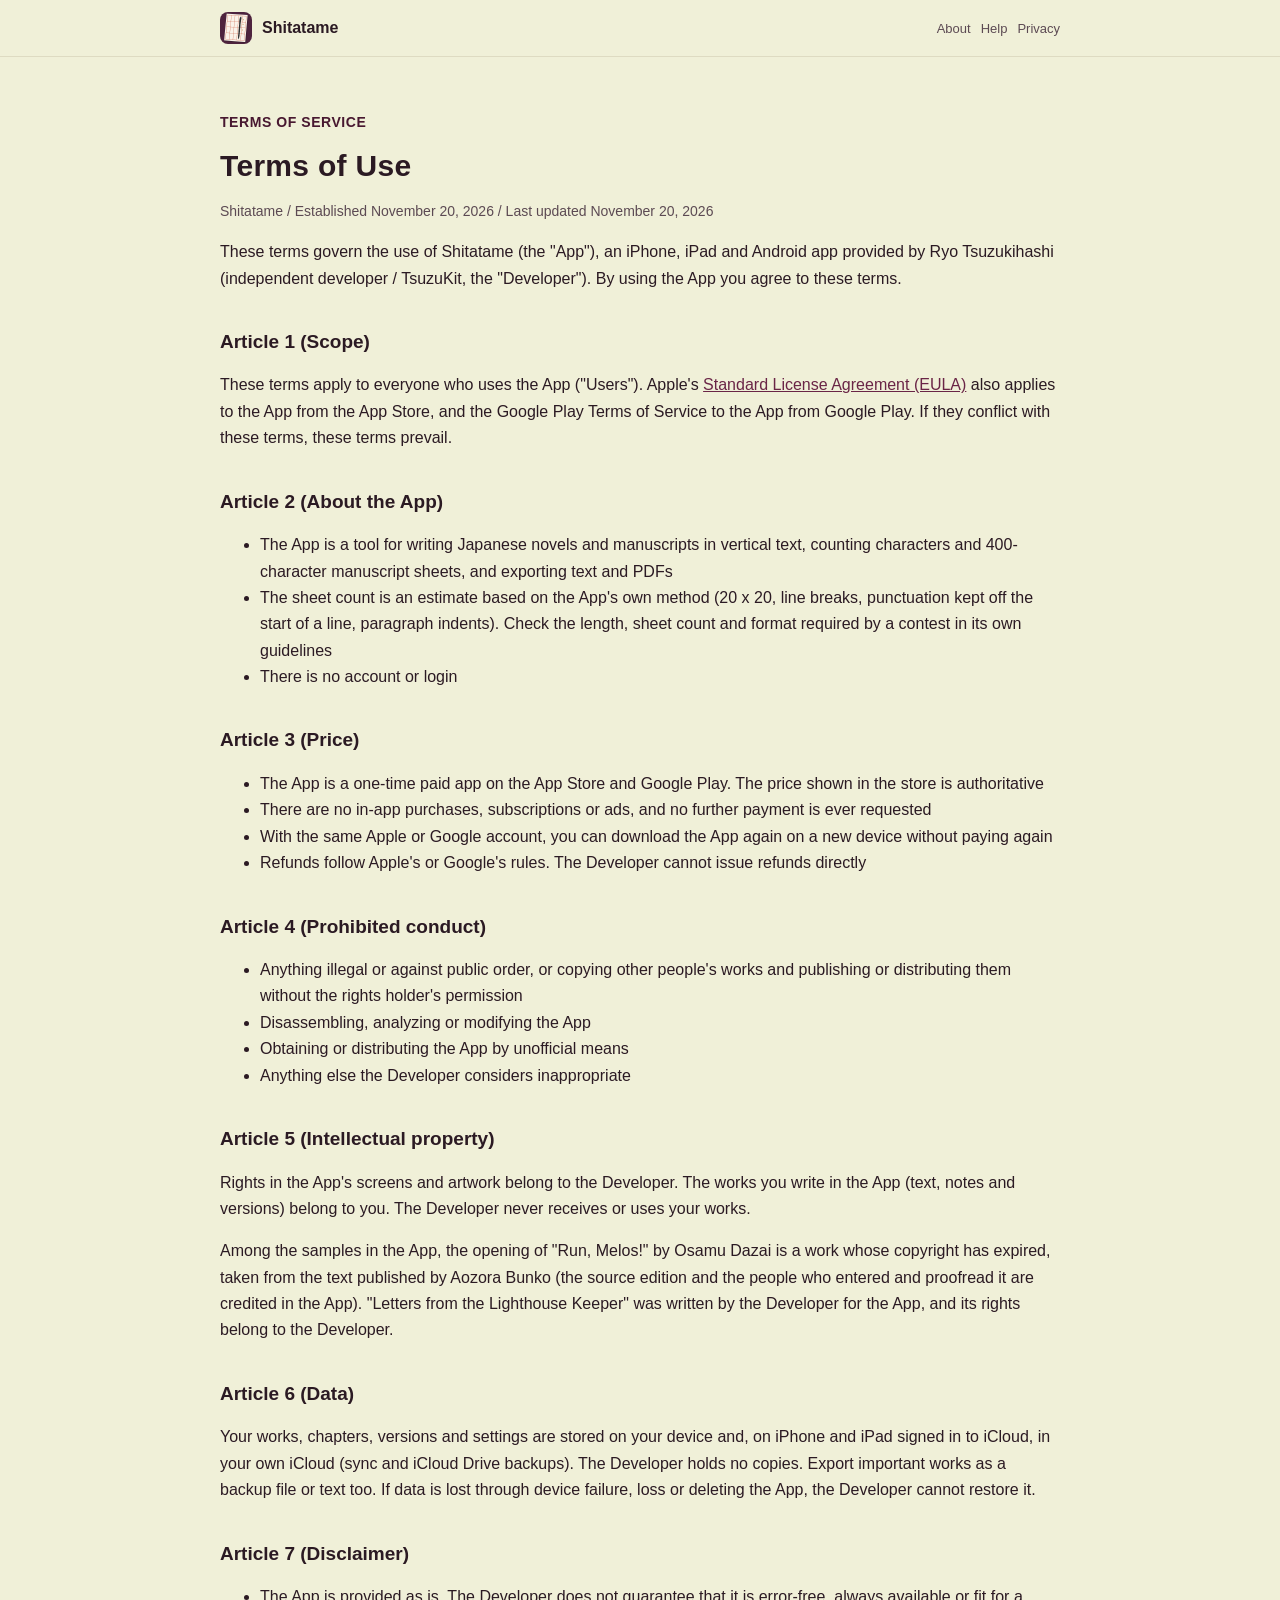
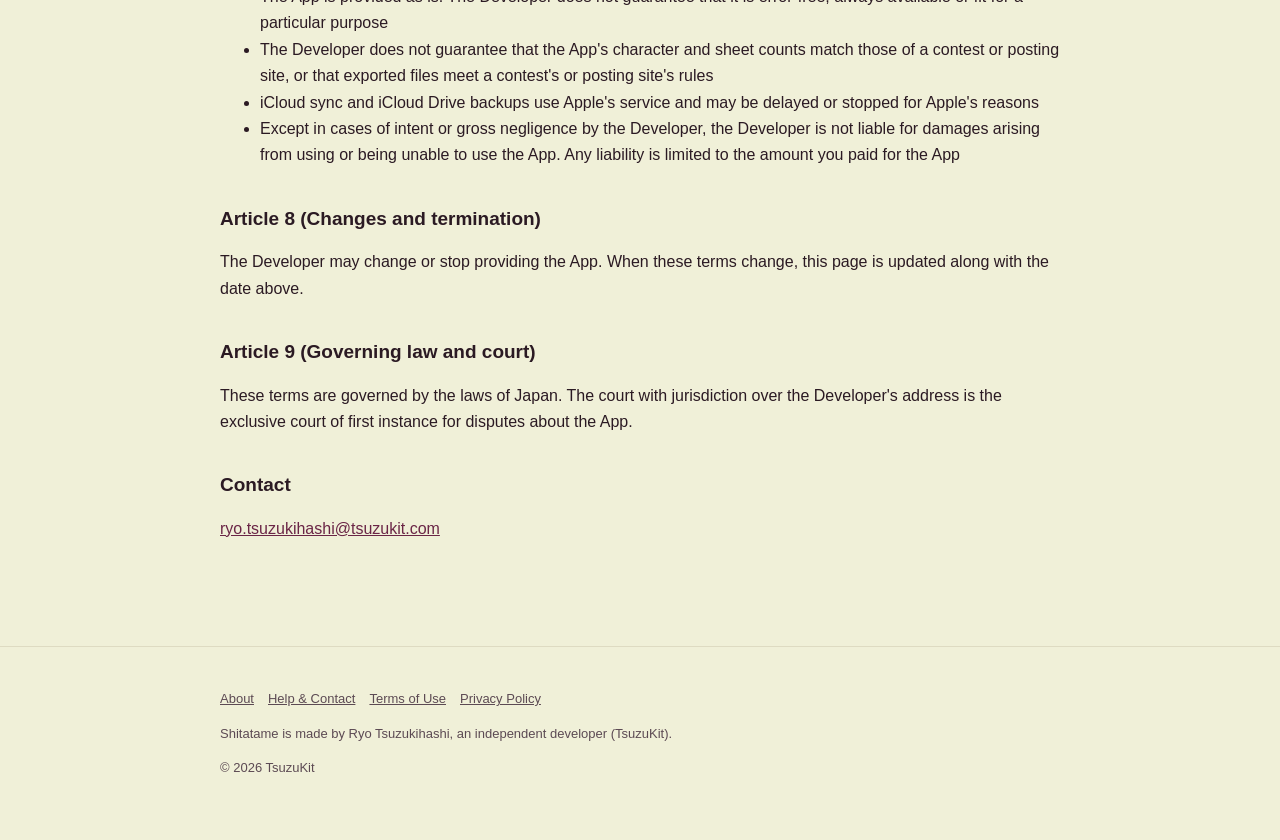
<file: terms.html>
<!DOCTYPE html>
<html lang="ja" data-title-ja="利用規約 - したため" data-title-en="Terms of Use - Shitatame">
<head>
<meta charset="UTF-8">
<meta name="viewport" content="width=device-width, initial-scale=1">
<script>(function(){var l=navigator.languages&&navigator.languages.length?navigator.languages:[navigator.language||"ja"],p="en";for(var i=0;i<l.length;i++){var c=String(l[i]).toLowerCase();if(c.indexOf("ja")===0){p="ja";break}if(c.indexOf("en")===0){p="en";break}}var d=document.documentElement;d.lang=p;var t=d.getAttribute("data-title-"+p);if(t){document.title=t}})();</script>
<title>利用規約 - したため</title>
<meta name="description" content="したための利用規約。 / Terms of Use for Shitatame.">
<meta property="og:title" content="利用規約 - したため">
<meta property="og:description" content="したための利用規約。">
<meta property="og:type" content="website">
<meta property="og:url" content="https://shitatame.tsuzukit.com/terms.html">
<meta property="og:image" content="https://shitatame.tsuzukit.com/assets/og.jpg">
<link rel="icon" href="assets/icon.png">
<link rel="apple-touch-icon" href="assets/icon.png">
<link rel="stylesheet" href="style.css">
</head>
<body>
<div data-l="ja" lang="ja">
<header class="site"><div class="wrap">
<a class="brand" href="./"><img src="assets/icon.png" alt="" width="32" height="32">したため</a>
<nav class="site"><a href="./">紹介</a><a href="support.html">使い方</a><a href="privacy.html">プライバシー</a></nav>
</div></header>
<main class="wrap">
<article class="doc">
<p class="eyebrow">TERMS OF SERVICE</p>
<h1>利用規約</h1>
<p class="meta">したため／制定日 2026年11月20日／改定日 2026年11月20日</p>
<p>この規約は、續橋涼（個人開発者 / TsuzuKit。以下「開発者」）が提供する iPhone・iPad・Android アプリ「したため」（以下「本アプリ」）を使うときの決まりです。本アプリを使った時点で、この規約に同意したものとします。</p>
<h2>第1条（適用）</h2>
<p>この規約は、本アプリを使うすべての方（以下「利用者」）に適用されます。App Store から入れた本アプリには、Apple が定める<a href="https://www.apple.com/legal/internet-services/itunes/dev/stdeula/">標準のライセンス契約（EULA）</a>も、Google Play から入れた本アプリには Google Play の利用規約も、あわせて適用されます。この規約とそれらが食い違うときは、この規約を優先します。</p>
<h2>第2条（本アプリについて）</h2>
<ul>
<li>本アプリは、利用者が小説・原稿を縦書きで書き、字数と400字詰めの枚数を数え、テキストや PDF で書き出す道具です</li>
<li>400字詰めの枚数は、本アプリの数え方（20字×20行・改行・行頭の追い込み・段落の字下げ）による目安です。応募先が定める字数・枚数・書式は、応募先の要項で確かめてください</li>
<li>アカウント登録やログインはありません</li>
</ul>
<h2>第3条（料金）</h2>
<ul>
<li>本アプリは、App Store・Google Play で購入する買い切りの有料アプリです。価格はストアに表示されるものが正です</li>
<li>アプリ内課金、サブスクリプション、広告はありません。購入したあとに追加の支払いを求めることはありません</li>
<li>同じ Apple アカウント・Google アカウントであれば、機種変更やアプリの入れ直しのときに、もう一度お支払いいただかずにダウンロードできます</li>
<li>返金は Apple・Google の規定に従います。開発者が直接返金することはできません</li>
</ul>
<h2>第4条（禁止事項）</h2>
<p>本アプリを使うとき、次のことをしてはいけません。</p>
<ul>
<li>法令や公序良俗に反すること、他人の著作物を権利者の許しなく書き写して公開・配布すること</li>
<li>本アプリを分解・解析・改変すること</li>
<li>本アプリを正規の方法以外で入手したり、配ったりすること</li>
<li>そのほか、開発者が不適切と判断すること</li>
</ul>
<h2>第5条（知的財産）</h2>
<p>本アプリの画面・絵についての権利は、開発者にあります。利用者が本アプリで書いた作品（本文・メモ・版）は、利用者のものです。開発者は利用者の作品を受け取らず、使うこともありません。</p>
<p>本アプリに入っている見本の作品のうち、太宰治「走れメロス」の冒頭は、著作権の保護期間が終わった作品を、青空文庫で公開されているテキストから収めたものです（底本と入力・校正をした方の名前を、アプリの中に載せています）。「灯台守の手紙」は、開発者が本アプリのために書いた文で、その権利は開発者にあります。</p>
<h2>第6条（データ）</h2>
<p>作品・章・版・設定は、利用者の端末と、iCloud に入っている iPhone・iPad では利用者の iCloud（同期と iCloud Drive の控え）に保存されます。開発者はその控えを持っていません。大切な作品は、控えのファイルやテキストでも書き出しておいてください。端末の故障や紛失、アプリの削除などで消えても、開発者は元に戻すことができません。</p>
<h2>第7条（免責事項）</h2>
<ul>
<li>本アプリは、そのままの状態で提供します。開発者は、本アプリに誤りがないこと、いつでも使えること、特定の目的に合うことを保証しません</li>
<li>本アプリの字数・枚数の数え方が応募先・投稿先の数え方と同じであること、書き出したファイルが応募先・投稿先の決まりに合うことを、開発者は保証しません</li>
<li>iCloud の同期と iCloud Drive の控えは Apple のサービスを使うため、Apple の都合で遅れたり止まったりすることがあります</li>
<li>本アプリを使ったこと、または使えなかったことで利用者や周りの人に損害が生じても、開発者に故意または重大な過失がある場合を除き、開発者は責任を負いません。責任を負う場合も、利用者が本アプリに支払った金額を上限とします</li>
</ul>
<h2>第8条（変更と終了）</h2>
<p>開発者は、本アプリの内容を変えること、提供を終えることがあります。この規約を変えるときは、このページを書きかえ、上の改定日を新しくします。</p>
<h2>第9条（準拠法と裁判所）</h2>
<p>この規約は日本法に従います。本アプリについての争いは、開発者の住所地を管轄する裁判所を、第一審の専属的な合意管轄裁判所とします。</p>
<h2>お問い合わせ</h2>
<p><a href="mailto:ryo.tsuzukihashi@tsuzukit.com">ryo.tsuzukihashi@tsuzukit.com</a></p>
</article>
</main>
<footer class="site"><div class="wrap">
<p><a href="./">紹介</a><a href="support.html">使い方とお問い合わせ</a><a href="terms.html">利用規約</a><a href="privacy.html">プライバシーポリシー</a></p>
<p>したためは、個人開発者の續橋涼（TsuzuKit）が作っているアプリです。</p>
<p>© 2026 TsuzuKit</p>
</div></footer>
</div>
<div data-l="en" lang="en">
<header class="site"><div class="wrap">
<a class="brand" href="./"><img src="assets/icon.png" alt="" width="32" height="32">Shitatame</a>
<nav class="site"><a href="./">About</a><a href="support.html">Help</a><a href="privacy.html">Privacy</a></nav>
</div></header>
<main class="wrap">
<article class="doc">
<p class="eyebrow">TERMS OF SERVICE</p>
<h1>Terms of Use</h1>
<p class="meta">Shitatame / Established November 20, 2026 / Last updated November 20, 2026</p>
<p>These terms govern the use of Shitatame (the "App"), an iPhone, iPad and Android app provided by Ryo Tsuzukihashi (independent developer / TsuzuKit, the "Developer"). By using the App you agree to these terms.</p>
<h2>Article 1 (Scope)</h2>
<p>These terms apply to everyone who uses the App ("Users"). Apple's <a href="https://www.apple.com/legal/internet-services/itunes/dev/stdeula/">Standard License Agreement (EULA)</a> also applies to the App from the App Store, and the Google Play Terms of Service to the App from Google Play. If they conflict with these terms, these terms prevail.</p>
<h2>Article 2 (About the App)</h2>
<ul>
<li>The App is a tool for writing Japanese novels and manuscripts in vertical text, counting characters and 400-character manuscript sheets, and exporting text and PDFs</li>
<li>The sheet count is an estimate based on the App's own method (20 x 20, line breaks, punctuation kept off the start of a line, paragraph indents). Check the length, sheet count and format required by a contest in its own guidelines</li>
<li>There is no account or login</li>
</ul>
<h2>Article 3 (Price)</h2>
<ul>
<li>The App is a one-time paid app on the App Store and Google Play. The price shown in the store is authoritative</li>
<li>There are no in-app purchases, subscriptions or ads, and no further payment is ever requested</li>
<li>With the same Apple or Google account, you can download the App again on a new device without paying again</li>
<li>Refunds follow Apple's or Google's rules. The Developer cannot issue refunds directly</li>
</ul>
<h2>Article 4 (Prohibited conduct)</h2>
<ul>
<li>Anything illegal or against public order, or copying other people's works and publishing or distributing them without the rights holder's permission</li>
<li>Disassembling, analyzing or modifying the App</li>
<li>Obtaining or distributing the App by unofficial means</li>
<li>Anything else the Developer considers inappropriate</li>
</ul>
<h2>Article 5 (Intellectual property)</h2>
<p>Rights in the App's screens and artwork belong to the Developer. The works you write in the App (text, notes and versions) belong to you. The Developer never receives or uses your works.</p>
<p>Among the samples in the App, the opening of "Run, Melos!" by Osamu Dazai is a work whose copyright has expired, taken from the text published by Aozora Bunko (the source edition and the people who entered and proofread it are credited in the App). "Letters from the Lighthouse Keeper" was written by the Developer for the App, and its rights belong to the Developer.</p>
<h2>Article 6 (Data)</h2>
<p>Your works, chapters, versions and settings are stored on your device and, on iPhone and iPad signed in to iCloud, in your own iCloud (sync and iCloud Drive backups). The Developer holds no copies. Export important works as a backup file or text too. If data is lost through device failure, loss or deleting the App, the Developer cannot restore it.</p>
<h2>Article 7 (Disclaimer)</h2>
<ul>
<li>The App is provided as is. The Developer does not guarantee that it is error-free, always available or fit for a particular purpose</li>
<li>The Developer does not guarantee that the App's character and sheet counts match those of a contest or posting site, or that exported files meet a contest's or posting site's rules</li>
<li>iCloud sync and iCloud Drive backups use Apple's service and may be delayed or stopped for Apple's reasons</li>
<li>Except in cases of intent or gross negligence by the Developer, the Developer is not liable for damages arising from using or being unable to use the App. Any liability is limited to the amount you paid for the App</li>
</ul>
<h2>Article 8 (Changes and termination)</h2>
<p>The Developer may change or stop providing the App. When these terms change, this page is updated along with the date above.</p>
<h2>Article 9 (Governing law and court)</h2>
<p>These terms are governed by the laws of Japan. The court with jurisdiction over the Developer's address is the exclusive court of first instance for disputes about the App.</p>
<h2>Contact</h2>
<p><a href="mailto:ryo.tsuzukihashi@tsuzukit.com">ryo.tsuzukihashi@tsuzukit.com</a></p>
</article>
</main>
<footer class="site"><div class="wrap">
<p><a href="./">About</a><a href="support.html">Help & Contact</a><a href="terms.html">Terms of Use</a><a href="privacy.html">Privacy Policy</a></p>
<p>Shitatame is made by Ryo Tsuzukihashi, an independent developer (TsuzuKit).</p>
<p>© 2026 TsuzuKit</p>
</div></footer>
</div>
</body>
</html>
</file>
<file: style.css>
/* したため — アイコンの生成り（#F0F0D8）の地・葡萄色（#481830）の差し色（どの字も地の上で 7:1 以上） */
:root {
  --paper: #f0f0d8; --card: #f8f7e8; --ink: #2b1a23; --sub: #5c4a53; --line: #dedbc2;
  --vermilion: #481830; --vermilion-soft: #e9dcdc; --navy: #6a2546; --correct: #481830; --on-accent: #f0f0d8;
}
/* 暗いときは差し色が明るくなるので、ボタンの字は地の色にする（白い字のままだと読めない） */
@media (prefers-color-scheme: dark) {
  :root { --paper: #1c1016; --card: #281820; --ink: #f0f0d8; --sub: #c8bbb8; --line: #3a2630;
    --vermilion: #e2b8cb; --vermilion-soft: #33202a; --navy: #ebc7d6; --correct: #e2b8cb; --on-accent: #1c1016; }
}
* { box-sizing: border-box; }
html { -webkit-text-size-adjust: 100%; }
body { margin: 0; background: var(--paper); color: var(--ink); line-height: 1.8;
  font-family: -apple-system, BlinkMacSystemFont, "Hiragino Sans", "Hiragino Kaku Gothic ProN", "Noto Sans JP", sans-serif; }
a { color: var(--navy); }
.wrap { max-width: 880px; margin: 0 auto; padding: 0 20px; }
header.site { border-bottom: 1px solid var(--line); background: var(--paper); position: sticky; top: 0; z-index: 5; }
header.site .wrap { display: flex; align-items: center; gap: 16px; min-height: 56px; }
.brand { display: flex; align-items: center; gap: 10px; font-weight: 800; text-decoration: none; color: var(--ink); margin-right: auto; }
.brand img { width: 32px; height: 32px; border-radius: 8px; }
nav.site a { font-size: 14px; text-decoration: none; color: var(--sub); margin-left: 14px; white-space: nowrap; }
nav.site a:hover { color: var(--ink); }
/* したための絵は横長（ストアの見出しの絵）なので、横に並べず文の下に幅いっぱいで置く */
.hero { padding: 56px 0 40px; display: grid; gap: 32px; }
.eyebrow { color: var(--vermilion); font-weight: 700; font-size: 14px; letter-spacing: 0.04em; }
h1 { font-size: clamp(30px, 6vw, 46px); line-height: 1.35; margin: 8px 0 16px; letter-spacing: 0.01em; }
h2 { font-size: 24px; margin: 56px 0 16px; line-height: 1.5; }
h3 { font-size: 17px; margin: 0 0 6px; }
.lead { font-size: 17px; color: var(--sub); }
.cta { display: inline-block; margin-top: 20px; background: var(--vermilion); color: var(--on-accent); font-weight: 700; text-decoration: none;
  padding: 14px 26px; border-radius: 16px; }
.note { font-size: 13px; color: var(--sub); }
.hero img { width: 100%; height: auto; border-radius: 18px; }
.grid { display: grid; gap: 14px; }
@media (min-width: 700px) { .grid.two { grid-template-columns: 1fr 1fr; } .grid.three { grid-template-columns: repeat(3, 1fr); } }
.card { background: var(--card); border: 1px solid var(--line); border-radius: 18px; padding: 20px; }
.card.em { background: var(--vermilion-soft); border-color: transparent; }
.steps { counter-reset: step; }
.steps .card { position: relative; padding-left: 62px; }
.steps .card::before { counter-increment: step; content: counter(step); position: absolute; left: 18px; top: 18px; width: 32px; height: 32px;
  border-radius: 50%; border: 2.5px solid var(--vermilion); color: var(--vermilion); font-weight: 800; display: grid; place-items: center; }
table { width: 100%; border-collapse: collapse; background: var(--card); border: 1px solid var(--line); border-radius: 14px; overflow: hidden; }
th, td { text-align: left; padding: 12px 14px; border-bottom: 1px solid var(--line); vertical-align: top; font-size: 15px; }
th { width: 34%; color: var(--sub); font-weight: 600; }
tr:last-child th, tr:last-child td { border-bottom: none; }
.doc { padding: 40px 0 24px; }
.doc h1 { font-size: 30px; }
.doc h2 { font-size: 19px; margin: 36px 0 10px; }
.doc .meta { color: var(--sub); font-size: 14px; }
.doc .summary { background: var(--vermilion-soft); border-radius: 16px; padding: 18px 20px; margin: 20px 0; }
details { background: var(--card); border: 1px solid var(--line); border-radius: 14px; padding: 14px 18px; }
details + details { margin-top: 10px; }
summary { font-weight: 700; cursor: pointer; }
footer.site { border-top: 1px solid var(--line); margin-top: 64px; padding: 28px 0 48px; color: var(--sub); font-size: 13px; }
footer.site a { color: var(--sub); margin-right: 14px; }
.qid { font-family: ui-monospace, SFMono-Regular, Menlo, monospace; background: var(--card); border: 1px solid var(--line);
  border-radius: 8px; padding: 2px 8px; }
/* 端末の言語に合うほうだけ見せる（build.py が両方を1ページに入れる） */
html[lang="ja"] [data-l="en"], html[lang="en"] [data-l="ja"] { display: none; }
[lang="en"] { line-height: 1.65; }
[lang="en"] h1 { line-height: 1.2; }
[lang="en"] nav.site a { font-size: 13px; margin-left: 10px; }
@media (max-width: 480px) { nav.site a { font-size: 12px; margin-left: 8px; } header.site .wrap { gap: 4px; } .brand { gap: 7px; font-size: 15px; } }
.brand { white-space: nowrap; flex-shrink: 0; }
/* 幅の狭い画面では、上の帯の「紹介」を出さない（左のアプリ名が同じ行き先） */
@media (max-width: 480px) { nav.site a:first-child { display: none; } }
</file>
